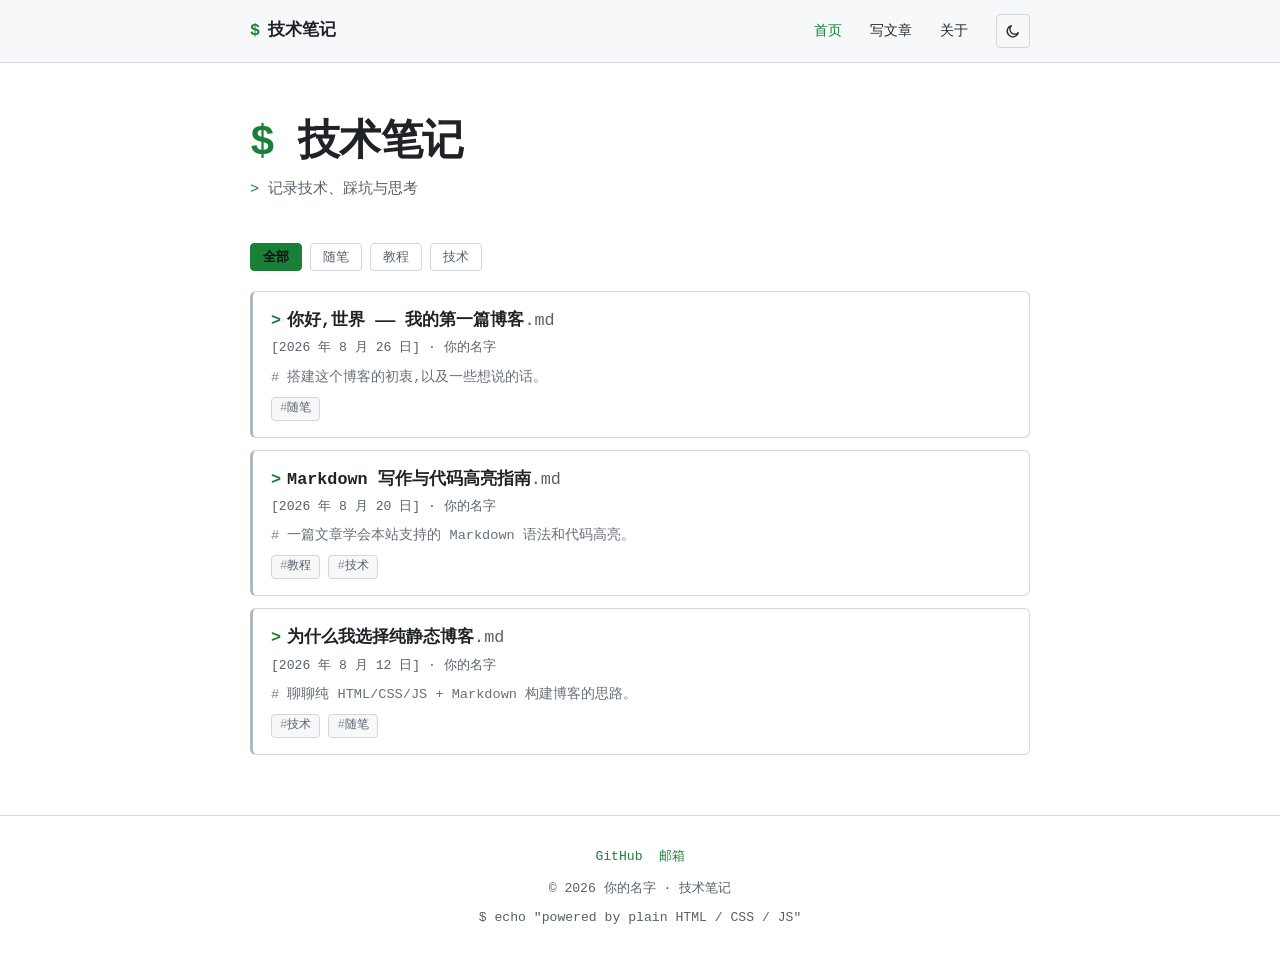
<file: index.html>
<!DOCTYPE html>
<html lang="zh-CN">
<head>
  <meta charset="UTF-8" />
  <meta name="viewport" content="width=device-width, initial-scale=1.0" />
  <meta name="description" content="技术笔记 —— 记录技术、踩坑与思考。纯 HTML/CSS/JS 构建的静态博客。" />
  <title>首页 · 技术笔记</title>

  <link rel="icon" href="favicon.svg" type="image/svg+xml" />

  <!-- 社交分享预览 -->
  <meta property="og:type" content="website" />
  <meta property="og:site_name" content="技术笔记" />
  <meta property="og:title" content="技术笔记" />
  <meta property="og:description" content="记录技术、踩坑与思考。" />
  <meta property="og:image" content="https://lsgeel.github.io/lsgclaudetest/assets/og-cover.png" />
  <meta property="og:url" content="https://lsgeel.github.io/lsgclaudetest/" />
  <meta name="twitter:card" content="summary_large_image" />

  <!-- 提前设置主题,避免刷新闪烁 -->
  <script>
    (function () {
      var t = localStorage.getItem("theme");
      if (!t) t = window.matchMedia("(prefers-color-scheme: dark)").matches ? "dark" : "light";
      document.documentElement.setAttribute("data-theme", t);
    })();
  </script>

  <link rel="stylesheet" href="css/style.css" />
</head>
<body>
  <header id="site-header" class="site-header"></header>

  <main class="container" id="main">
    <section class="hero">
      <h1><span class="prompt">$</span> <span id="hero-title">技术笔记</span></h1>
      <p class="tagline">记录技术、踩坑与思考</p>
    </section>

    <div id="tag-filter" class="tag-filter"></div>
    <div id="post-list" class="post-list"></div>
  </main>

  <footer id="site-footer" class="site-footer"></footer>

  <script src="js/config.js"></script>
  <script src="js/main.js"></script>
  <script src="js/index.js"></script>
</body>
</html>
</file>
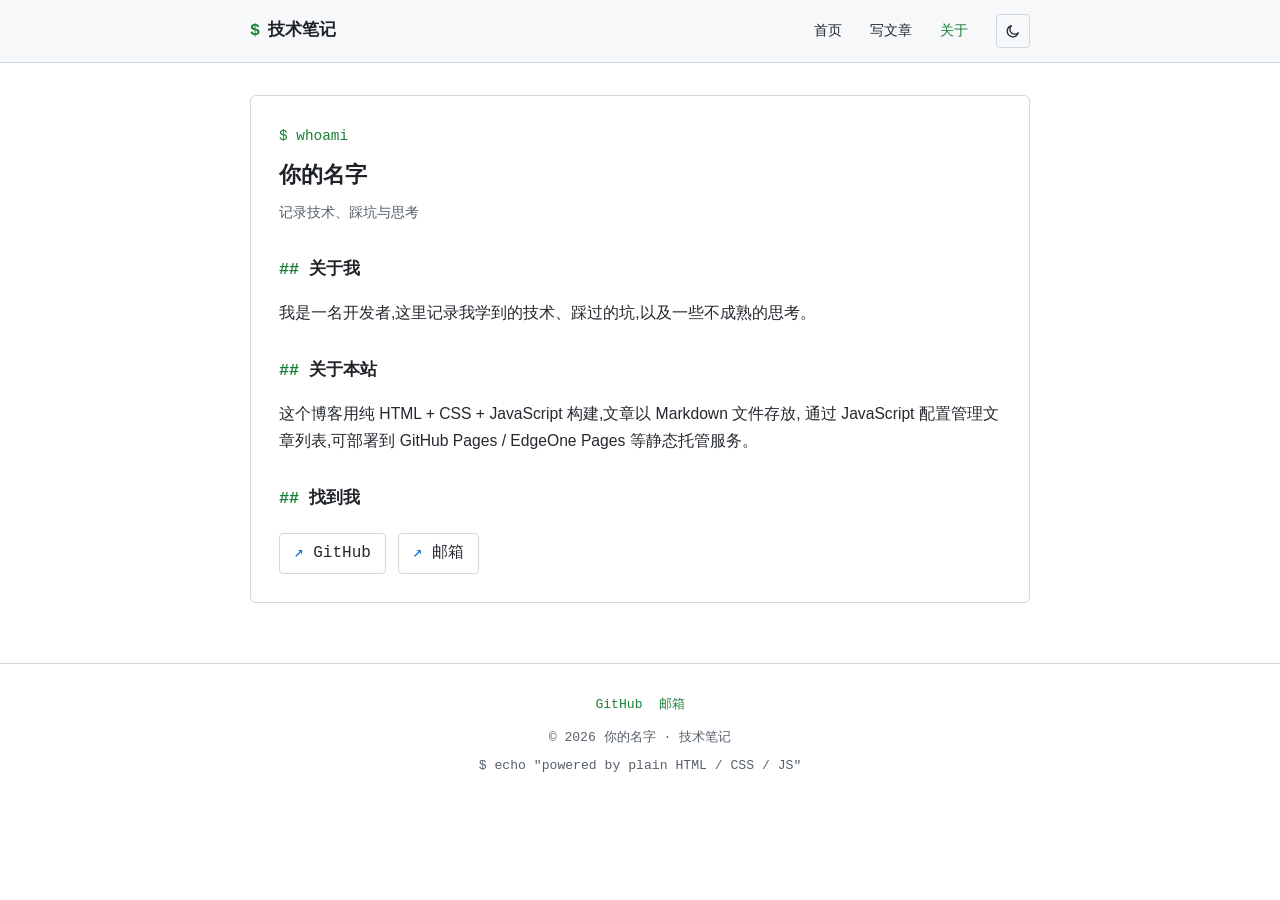
<file: about.html>
<!DOCTYPE html>
<html lang="zh-CN">
<head>
  <meta charset="UTF-8" />
  <meta name="viewport" content="width=device-width, initial-scale=1.0" />
  <meta name="description" content="关于我与这个博客。" />
  <title>关于 · 技术笔记</title>

  <link rel="icon" href="favicon.svg" type="image/svg+xml" />

  <meta property="og:type" content="profile" />
  <meta property="og:site_name" content="技术笔记" />
  <meta property="og:title" content="关于 · 技术笔记" />
  <meta property="og:description" content="关于我与这个博客。" />
  <meta property="og:image" content="https://lsgeel.github.io/lsgclaudetest/assets/og-cover.png" />
  <meta name="twitter:card" content="summary_large_image" />

  <!-- 提前设置主题,避免刷新闪烁 -->
  <script>
    (function () {
      var t = localStorage.getItem("theme");
      if (!t) t = window.matchMedia("(prefers-color-scheme: dark)").matches ? "dark" : "light";
      document.documentElement.setAttribute("data-theme", t);
    })();
  </script>

  <link rel="stylesheet" href="css/style.css" />
</head>
<body>
  <header id="site-header" class="site-header"></header>

  <main class="container" id="main">
    <div class="about-card">
      <p class="whoami"></p>
      <h1 id="about-name">你的名字</h1>
      <p class="role" id="about-tagline">记录技术、踩坑与思考</p>

      <h2>关于我</h2>
      <p>我是一名开发者,这里记录我学到的技术、踩过的坑,以及一些不成熟的思考。</p>

      <h2>关于本站</h2>
      <p>
        这个博客用纯 HTML + CSS + JavaScript 构建,文章以 Markdown 文件存放,
        通过 JavaScript 配置管理文章列表,可部署到 GitHub Pages / EdgeOne Pages 等静态托管服务。
      </p>

      <h2>找到我</h2>
      <div class="social-list" id="social-list"></div>
    </div>
  </main>

  <footer id="site-footer" class="site-footer"></footer>

  <script src="js/config.js"></script>
  <script src="js/main.js"></script>
  <script>
    document.addEventListener("DOMContentLoaded", function () {
      var SITE = window.SITE || {};
      var nameEl = document.getElementById("about-name");
      var taglineEl = document.getElementById("about-tagline");
      if (nameEl && SITE.author) nameEl.textContent = SITE.author;
      if (taglineEl && SITE.tagline) taglineEl.textContent = SITE.tagline;

      var list = document.getElementById("social-list");
      if (list) {
        list.innerHTML = (SITE.social || []).map(function (s) {
          return '<a href="' + s.href + '" target="_blank" rel="noopener">' + s.label + "</a>";
        }).join("");
      }
    });
  </script>
</body>
</html>
</file>
<file: css/style.css>
/* ==========================================================================
   技术笔记 —— 终端代码风格
   深色为默认(终端),浅色为「纸面终端」。代码块始终保持深色。
   ========================================================================== */

:root {
  --font-mono: "SFMono-Regular", "JetBrains Mono", "Fira Code", Consolas,
    "Liberation Mono", Menlo, monospace;
  --font-sans: -apple-system, "Segoe UI", "PingFang SC", "Hiragino Sans GB",
    "Microsoft YaHei", "Helvetica Neue", sans-serif;

  /* 深色(终端)主题 */
  --bg: #0d1117;
  --bg-soft: #161b22;
  --card: #161b22;
  --header-bg: #0d1117;
  --text: #c9d1d9;
  --text-muted: #8b949e;
  --text-faint: #6e7681;
  --heading: #e6edf3;
  --border: #30363d;
  --border-strong: #454c56;

  /* 强调色:绿为主,蓝仅用于行内代码/次要链接,其余为中性层级 */
  --accent: #3fb950;        /* 主:提示符 / 链接 / 激活态 */
  --accent-soft: rgba(63, 185, 80, 0.12);
  --accent-2: #58a6ff;      /* 次:行内代码 */
  --accent-2-soft: rgba(88, 166, 255, 0.12);

  --code-bg: #0d1117;
  --code-text: #c9d1d9;
  --shadow: 0 8px 24px rgba(1, 4, 9, 0.5);

  /* z-index 层级 */
  --z-header: 100;
  --z-toast: 400;
}

[data-theme="light"] {
  --bg: #ffffff;
  --bg-soft: #f6f8fa;
  --card: #ffffff;
  --header-bg: #f6f8fa;
  --text: #24292f;
  --text-muted: #57606a;
  --text-faint: #6e7781;
  --heading: #1f2328;
  --border: #d0d7de;
  --border-strong: #afb8c1;

  --accent: #1a7f37;
  --accent-soft: rgba(26, 127, 55, 0.10);
  --accent-2: #0969da;
  --accent-2-soft: rgba(9, 105, 218, 0.10);

  --code-bg: #0d1117; /* 代码块保持深色,模拟终端 */
  --code-text: #c9d1d9;
  --shadow: 0 8px 24px rgba(140, 149, 159, 0.15);
}

/* ---- 基础 ---- */
* { box-sizing: border-box; }
html { scroll-behavior: smooth; }

body {
  margin: 0;
  font-family: var(--font-sans);
  background: var(--bg);
  color: var(--text);
  line-height: 1.7;
  -webkit-font-smoothing: antialiased;
  transition: background-color 0.25s ease, color 0.25s ease;
}

a { color: var(--accent); text-decoration: none; }
a:hover { text-decoration: underline; }

img { max-width: 100%; border-radius: 6px; }

.container { max-width: 820px; margin: 0 auto; padding: 0 20px; }

/* 终端提示符 */
.prompt { color: var(--accent); font-family: var(--font-mono); font-weight: 600; }

/* 日期、计数等数字等宽对齐 */
.post-meta, .article-header .post-meta, .site-footer { font-variant-numeric: tabular-nums; }

/* 跳到主要内容(键盘可达性) */
.skip-link {
  position: absolute;
  left: 12px;
  top: -60px;
  z-index: calc(var(--z-header) + 1);
  padding: 8px 16px;
  background: var(--accent);
  color: #0d1117;
  font-family: var(--font-mono);
  font-size: 0.85rem;
  font-weight: 600;
  border-radius: 4px;
  transition: top 0.18s ease;
}
.skip-link:focus {
  top: 12px;
  outline: 2px solid var(--heading);
  outline-offset: 2px;
  text-decoration: none;
}

/* 统一键盘焦点环 */
:focus-visible {
  outline: 2px solid var(--accent);
  outline-offset: 3px;
  border-radius: 3px;
}

/* 尊重系统的减少动画偏好 */
@media (prefers-reduced-motion: reduce) {
  html { scroll-behavior: auto; }
  *, *::before, *::after {
    animation-duration: 0.01ms !important;
    transition-duration: 0.01ms !important;
  }
}

/* ==========================================================================
   页头(跟随主题)
   ========================================================================== */
.site-header {
  background: var(--header-bg);
  border-bottom: 1px solid var(--border);
  position: sticky;
  top: 0;
  z-index: var(--z-header);
}

.header-inner {
  max-width: 820px;
  margin: 0 auto;
  padding: 14px 20px;
  display: flex;
  align-items: center;
  gap: 16px;
}

.brand {
  display: flex;
  align-items: baseline;
  gap: 8px;
  font-family: var(--font-mono);
  font-weight: 700;
  font-size: 1.05rem;
  color: var(--heading);
  white-space: nowrap;
}
.brand:hover { text-decoration: none; }
.brand .prompt { color: var(--accent); }

.nav {
  display: flex;
  align-items: center;
  gap: 4px;
  margin-left: auto;
  font-family: var(--font-mono);
}

.nav a {
  color: var(--text);
  padding: 5px 12px;
  border-radius: 4px;
  font-size: 0.9rem;
  font-weight: 500;
  transition: color 0.15s ease, background-color 0.15s ease;
}
.nav a:hover { color: var(--heading); background: var(--bg-soft); text-decoration: none; }
.nav a.active { color: var(--accent); }

.theme-toggle {
  border: 1px solid var(--border);
  cursor: pointer;
  width: 34px;
  height: 34px;
  border-radius: 4px;
  background: transparent;
  color: var(--text);
  display: grid;
  place-items: center;
  transition: background-color 0.15s ease, color 0.15s ease, border-color 0.15s ease;
}
.theme-toggle:hover { background: var(--bg-soft); color: var(--accent); border-color: var(--accent); }
.theme-toggle:active { transform: translateY(1px); }
.theme-toggle svg { width: 16px; height: 16px; display: block; }

/* ==========================================================================
   首页 Hero
   ========================================================================== */
.hero { padding: 56px 0 20px; }

.hero h1 {
  margin: 0 0 10px;
  font-family: var(--font-mono);
  font-size: clamp(1.9rem, 5vw, 2.6rem);
  letter-spacing: -0.02em;
  line-height: 1.15;
  color: var(--heading);
  font-weight: 700;
  text-wrap: balance;
}

.hero .tagline {
  margin: 0;
  color: var(--text-muted);
  font-family: var(--font-mono);
  font-size: 0.95rem;
}
.hero .tagline::before { content: "> "; color: var(--accent); }

/* ==========================================================================
   标签筛选
   ========================================================================== */
.tag-filter {
  display: flex;
  flex-wrap: wrap;
  gap: 8px;
  margin: 20px 0;
}

.filter-btn {
  border: 1px solid var(--border);
  background: var(--card);
  color: var(--text-muted);
  padding: 4px 12px;
  border-radius: 4px;
  font-family: var(--font-mono);
  font-size: 0.82rem;
  cursor: pointer;
  transition: all 0.15s ease;
}
.filter-btn:hover { border-color: var(--accent); color: var(--accent); }
.filter-btn.active {
  background: var(--accent);
  border-color: var(--accent);
  color: #0d1117;
  font-weight: 600;
}

/* ==========================================================================
   文章列表(终端文件列表)
   ========================================================================== */
.post-list { display: flex; flex-direction: column; gap: 12px; }

.post-card {
  display: block;
  background: var(--card);
  border: 1px solid var(--border);
  border-left: 3px solid var(--border-strong);
  border-radius: 6px;
  padding: 16px 18px;
  font-family: var(--font-mono);
  transition: background-color 0.2s ease, border-color 0.2s ease, box-shadow 0.2s ease;
}
.post-card:hover {
  background: var(--bg-soft);
  border-left-color: var(--accent);
  box-shadow: var(--shadow);
  text-decoration: none;
}
.post-card:active { transform: translateY(1px); }

.post-title {
  color: var(--heading);
  font-size: 1.05rem;
  font-weight: 600;
  line-height: 1.5;
}
.post-title .prompt { margin-right: 6px; }
.post-title .ext { color: var(--text-muted); font-weight: 400; }

.post-meta {
  color: var(--text-muted);
  font-size: 0.82rem;
  margin: 4px 0 6px;
}

.post-desc {
  color: var(--text-muted);
  font-size: 0.85rem;
  margin: 0 0 8px;
  opacity: 0.9;
}
.post-desc::before { content: "# "; color: var(--text-faint); }

.post-tags { display: flex; flex-wrap: wrap; gap: 8px; }

/* 标签(统一中性样式,避免多色争夺注意力) */
.tag {
  display: inline-block;
  font-family: var(--font-mono);
  font-size: 0.78rem;
  font-weight: 500;
  padding: 1px 8px;
  border-radius: 4px;
  line-height: 1.6;
  color: var(--text-muted);
  background: var(--bg-soft);
  border: 1px solid var(--border);
}
.tag::before { content: "#"; opacity: 0.6; }

/* 空状态 */
.empty {
  text-align: center;
  color: var(--text-muted);
  padding: 60px 0;
  font-family: var(--font-mono);
}
.empty::before { content: "$ "; color: var(--accent); }

/* ==========================================================================
   文章详情
   ========================================================================== */
.article-header { margin: 48px 0 32px; }

.article-header h1 {
  font-family: var(--font-mono);
  font-size: clamp(1.7rem, 4.5vw, 2.2rem);
  letter-spacing: -0.02em;
  line-height: 1.25;
  color: var(--heading);
  margin: 0 0 14px;
  text-wrap: balance;
}
.article-header h1::before { content: "# "; color: var(--accent); }

.article-header .post-meta {
  font-family: var(--font-mono);
  font-size: 0.85rem;
  color: var(--text-muted);
}

/* 正文:限制行宽以提升可读性 */
.article-content {
  font-size: 1.02rem;
  max-width: 68ch;
  text-wrap: pretty;
}

.article-content h2, .article-content h3 {
  font-family: var(--font-mono);
  color: var(--heading);
  letter-spacing: -0.01em;
  text-wrap: balance;
}
.article-content h2 { margin-top: 2.2em; font-size: 1.4rem; }
.article-content h2::before { content: "## "; color: var(--accent); }
.article-content h3 { margin-top: 1.8em; font-size: 1.15rem; }
.article-content h3::before { content: "### "; color: var(--text-faint); }

.article-content blockquote {
  margin: 1.2em 0;
  padding: 10px 18px;
  border-left: 3px solid var(--border-strong);
  background: var(--bg-soft);
  border-radius: 0 6px 6px 0;
  color: var(--text-muted);
  font-family: var(--font-mono);
  font-size: 0.95em;
}

.article-content code {
  background: var(--bg-soft);
  padding: 2px 6px;
  border-radius: 4px;
  font-family: var(--font-mono);
  font-size: 0.88em;
  color: var(--accent-2);
}
.article-content pre {
  background: var(--code-bg);
  color: var(--code-text);
  padding: 16px 18px;
  border: 1px solid var(--border);
  border-radius: 6px;
  overflow-x: auto;
  line-height: 1.6;
}
.article-content pre code {
  background: none;
  padding: 0;
  color: inherit;
  font-size: 0.88em;
}
.article-content table { border-collapse: collapse; margin: 1.2em 0; width: 100%; }
.article-content th, .article-content td {
  border: 1px solid var(--border);
  padding: 8px 12px;
  text-align: left;
}
.article-content th { background: var(--bg-soft); font-family: var(--font-mono); }
.article-content hr { border: none; border-top: 1px dashed var(--border); margin: 2em 0; }

.article-footer {
  margin-top: 40px;
  padding-top: 20px;
  border-top: 1px solid var(--border);
  display: flex;
  justify-content: space-between;
  gap: 12px;
  flex-wrap: wrap;
  font-family: var(--font-mono);
}
.article-footer a { font-size: 0.9rem; }

/* ==========================================================================
   关于页
   ========================================================================== */
.about-card {
  background: var(--card);
  border: 1px solid var(--border);
  border-radius: 6px;
  padding: 28px;
  margin-top: 32px;
}
.about-card .whoami {
  font-family: var(--font-mono);
  color: var(--text-muted);
  font-size: 0.9rem;
  margin: 0 0 8px;
}
.about-card .whoami::before { content: "$ whoami"; color: var(--accent); }
.about-card h1 { font-family: var(--font-mono); margin: 0 0 6px; color: var(--heading); font-size: 1.4rem; }
.about-card .role { color: var(--text-muted); margin: 0 0 20px; font-family: var(--font-mono); font-size: 0.9rem; }
.about-card h2 {
  font-family: var(--font-mono);
  color: var(--heading);
  margin-top: 1.8em;
  font-size: 1.05rem;
}
.about-card h2::before { content: "## "; color: var(--accent); }
.about-card p { font-size: 0.98rem; }

.social-list { display: flex; gap: 12px; flex-wrap: wrap; margin-top: 20px; }
.social-list a {
  font-family: var(--font-mono);
  padding: 6px 14px;
  border: 1px solid var(--border);
  border-radius: 4px;
  color: var(--text);
  transition: all 0.15s ease;
}
.social-list a:hover { border-color: var(--accent); color: var(--accent); text-decoration: none; }
.social-list a::before { content: "↗ "; color: var(--accent-2); }

/* ==========================================================================
   页脚
   ========================================================================== */
.site-footer {
  margin-top: 60px;
  padding: 30px 0 36px;
  text-align: center;
  color: var(--text-muted);
  font-family: var(--font-mono);
  font-size: 0.82rem;
  border-top: 1px solid var(--border);
}
.site-footer .footer-social { display: flex; gap: 16px; justify-content: center; margin-bottom: 10px; }

/* ==========================================================================
   404
   ========================================================================== */
.notfound {
  padding: 72px 0 40px;
  font-family: var(--font-mono);
  max-width: 62ch;
}
.notfound .nf-cmd {
  margin: 0 0 24px;
  color: var(--text-muted);
  font-size: 0.92rem;
  word-break: break-all;
}
.notfound h1 {
  margin: 0 0 12px;
  font-size: clamp(1.8rem, 5vw, 2.4rem);
  letter-spacing: -0.02em;
  line-height: 1.2;
  color: var(--heading);
  text-wrap: balance;
}
.notfound .nf-msg {
  margin: 0 0 20px;
  color: var(--accent);
  font-size: 0.95rem;
}
.notfound .nf-hint {
  margin: 0 0 32px;
  color: var(--text-muted);
  font-size: 0.95rem;
}
.notfound .nf-actions { display: flex; gap: 10px; flex-wrap: wrap; }
.notfound .nf-actions .btn { text-decoration: none; }

/* ==========================================================================
   写文章页(编辑器)
   ========================================================================== */
.editor-page h1 { font-family: var(--font-mono); font-size: 1.5rem; color: var(--heading); margin: 36px 0 4px; }
.editor-page h1::before { content: "$ "; color: var(--accent); }
.editor-page .sub { color: var(--text-muted); margin: 0 0 20px; font-size: 0.92rem; }

.field-grid { display: grid; grid-template-columns: 1fr 1fr; gap: 14px; margin-bottom: 18px; }
.field { display: flex; flex-direction: column; gap: 6px; }
.field.full { grid-column: 1 / -1; }
.field label { font-family: var(--font-mono); font-size: 0.82rem; font-weight: 600; color: var(--heading); }
.field input, .field textarea {
  font-family: var(--font-mono);
  font-size: 0.92rem;
  padding: 9px 12px;
  border: 1px solid var(--border);
  border-radius: 4px;
  background: var(--card);
  color: var(--text);
  transition: border-color 0.15s ease, box-shadow 0.15s ease;
}
.field input:focus, .field textarea:focus {
  outline: none;
  border-color: var(--accent);
  box-shadow: 0 0 0 3px var(--accent-soft);
}
.field .hint { font-size: 0.76rem; color: var(--text-muted); }

.editor-grid { display: grid; grid-template-columns: 1fr 1fr; gap: 14px; margin-bottom: 18px; }
.editor-pane { display: flex; flex-direction: column; }
.editor-pane .pane-title {
  font-family: var(--font-mono);
  font-size: 0.82rem; font-weight: 600; color: var(--heading);
  margin-bottom: 6px; display: flex; justify-content: space-between; align-items: center;
}
.editor-pane textarea {
  flex: 1;
  min-height: 380px;
  resize: vertical;
  font-family: var(--font-mono);
  font-size: 0.88rem;
  line-height: 1.6;
  padding: 14px;
  border: 1px solid var(--border);
  border-radius: 6px;
  background: var(--code-bg);
  color: var(--code-text);
}
.preview-pane {
  min-height: 380px;
  border: 1px solid var(--border);
  border-radius: 6px;
  background: var(--card);
  padding: 14px 18px;
  overflow-y: auto;
  font-size: 0.95rem;
}
.preview-pane:empty::before { content: "> 预览会显示在这里…"; color: var(--text-muted); font-family: var(--font-mono); }
.preview-pane h1, .preview-pane h2, .preview-pane h3 { font-family: var(--font-mono); color: var(--heading); }
.preview-pane blockquote {
  margin: 1em 0; padding: 8px 16px;
  border-left: 3px solid var(--border-strong);
  background: var(--bg-soft); border-radius: 0 6px 6px 0; color: var(--text-muted);
}
.preview-pane code { background: var(--bg-soft); padding: 2px 6px; border-radius: 4px; font-family: var(--font-mono); }
.preview-pane pre { background: var(--code-bg); color: var(--code-text); padding: 14px; border-radius: 6px; overflow-x: auto; }
.preview-pane pre code { background: none; padding: 0; color: inherit; }

.editor-actions { display: flex; gap: 10px; flex-wrap: wrap; margin-bottom: 18px; }
.btn {
  border: 1px solid var(--border); cursor: pointer;
  padding: 9px 18px; border-radius: 4px;
  font-family: var(--font-mono); font-size: 0.9rem; font-weight: 600;
  transition: transform 0.15s ease, opacity 0.15s ease, background-color 0.15s ease;
}
.btn:hover { transform: translateY(-1px); opacity: 0.92; }
.btn-primary { background: var(--accent); border-color: var(--accent); color: #0d1117; }
.btn-secondary { background: var(--accent-2); border-color: var(--accent-2); color: #0d1117; }
.btn-ghost { background: var(--card); color: var(--text); }

.snippet-box h3 { font-family: var(--font-mono); color: var(--heading); margin: 0 0 8px; font-size: 0.95rem; }
.snippet-box pre {
  background: var(--code-bg); color: var(--code-text);
  padding: 16px; border-radius: 6px; overflow-x: auto;
  font-family: var(--font-mono); font-size: 0.85rem; line-height: 1.6; margin: 0;
}

.toast {
  position: fixed; left: 50%; bottom: 30px; transform: translateX(-50%);
  background: var(--heading); color: var(--bg);
  padding: 9px 20px; border-radius: 4px;
  font-family: var(--font-mono); font-size: 0.85rem;
  opacity: 0; pointer-events: none; transition: opacity 0.25s ease;
  z-index: var(--z-toast);
}
.toast.show { opacity: 1; }

/* ==========================================================================
   响应式
   ========================================================================== */
@media (max-width: 640px) {
  .brand { font-size: 0.95rem; }
  .nav a { padding: 5px 9px; font-size: 0.82rem; }
  .field-grid, .editor-grid { grid-template-columns: 1fr; }
  .editor-pane textarea, .preview-pane { min-height: 260px; }
}
</file>
